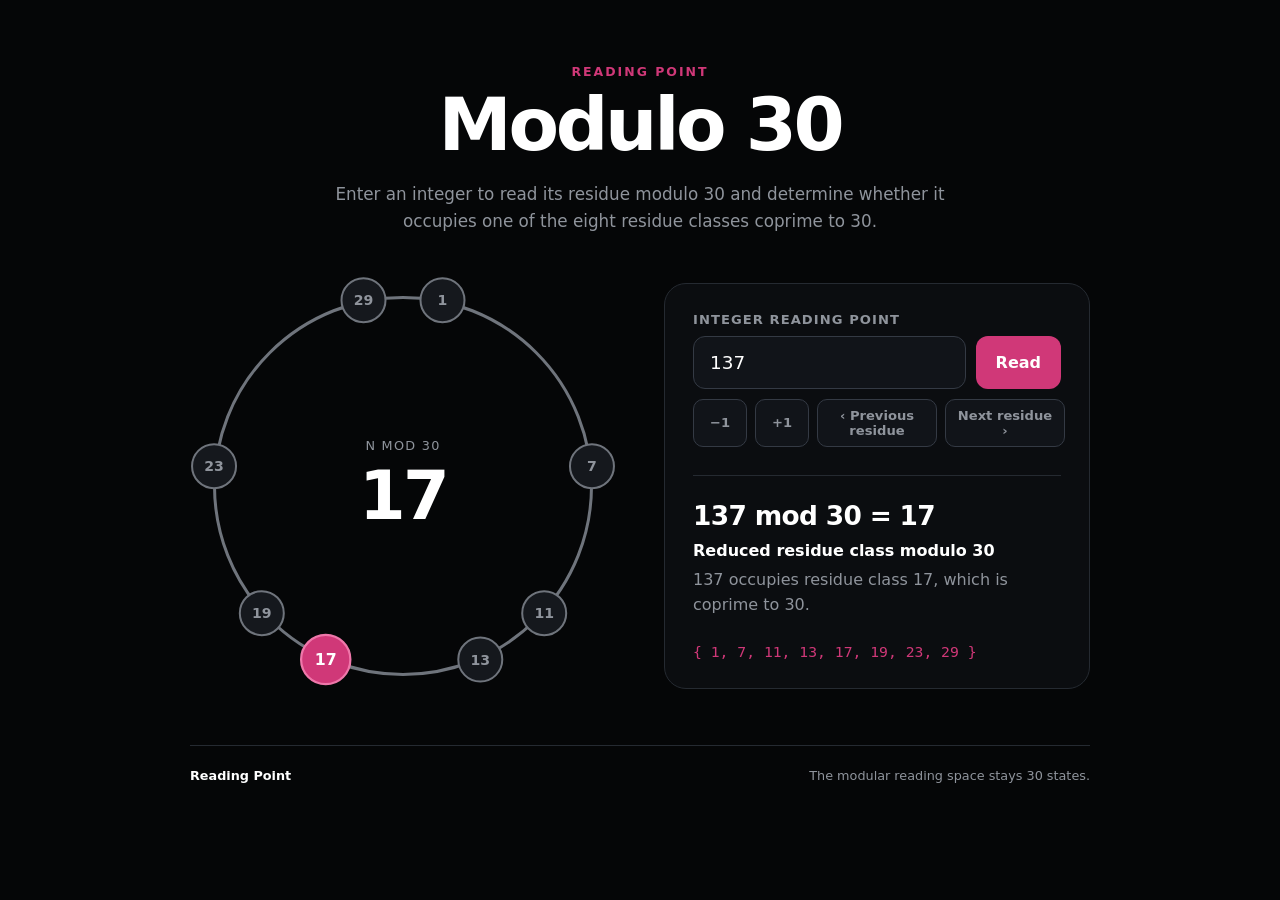
<file: app/mod30/index.html>
<!doctype html>
<html lang="en">
<head>
  <meta charset="utf-8" />
  <meta name="viewport" content="width=device-width, initial-scale=1" />

  <title>Modulo 30 Reading Point</title>

  <meta
    name="description"
    content="Explore the 30-state modular reading space and the eight reduced residue classes modulo 30."
  />

  <style>
    :root {
      /* Reading Point brand */
      --rp-black: #050607;
      --rp-white: #ffffff;
      --rp-gray: #8f949c;
      --rp-gray-dark: #6f747c;
      --rp-pink: #d03878;
      --rp-blue: #367bf5;

      /* Operational indicators */
      --rp-red: #e53935;
      --rp-yellow: #fbc02d;
      --rp-green: #2ead62;

      /* Interface */
      --background: var(--rp-black);
      --foreground: var(--rp-white);
      --muted: var(--rp-gray);
      --structure: var(--rp-gray-dark);
      --accent: var(--rp-pink);

      /* Wheel geometry */
      --wheel-radius: 190px;
    }

    * {
      box-sizing: border-box;
    }

    body {
      margin: 0;
      min-height: 100vh;

      background: var(--background);
      color: var(--foreground);

      font-family:
        Inter,
        ui-sans-serif,
        system-ui,
        -apple-system,
        BlinkMacSystemFont,
        "Segoe UI",
        sans-serif;
    }

    main {
      width: min(900px, calc(100% - 32px));
      margin: 0 auto;
      padding: 64px 0 48px;
    }

    header {
      text-align: center;
      margin-bottom: 48px;
    }

    .eyebrow {
      margin: 0 0 10px;
      color: var(--accent);
      font-size: 0.78rem;
      font-weight: 700;
      letter-spacing: 0.16em;
      text-transform: uppercase;
    }

    h1 {
      margin: 0;
      font-size: clamp(2.2rem, 7vw, 4.6rem);
      line-height: 0.98;
      letter-spacing: -0.045em;
    }

    .intro {
      max-width: 650px;
      margin: 20px auto 0;
      color: var(--muted);
      font-size: 1.05rem;
      line-height: 1.6;
    }

    .instrument {
      display: grid;
      grid-template-columns:
        minmax(280px, 1fr)
        minmax(280px, 1fr);

      gap: 48px;
      align-items: center;
    }

    .wheel-wrap {
      display: flex;
      justify-content: center;
      align-items: center;
    }

    .wheel {
      position: relative;
      width: min(380px, 82vw);
      aspect-ratio: 1;
      border: 3px solid var(--structure);
      border-radius: 50%;
    }

    .point {
      --angle: 0deg;

      position: absolute;
      top: 50%;
      left: 50%;

      width: 46px;
      height: 46px;
      margin: -23px;

      border: 2px solid var(--structure);
      border-radius: 50%;

      background: #15181d;
      color: var(--muted);

      display: grid;
      place-items: center;

      font-size: 0.88rem;
      font-weight: 750;

      transform:
        rotate(var(--angle))
        translateY(calc(-1 * var(--wheel-radius)))
        rotate(calc(-1 * var(--angle)));

      transition:
        background 160ms ease,
        color 160ms ease,
        border-color 160ms ease,
        transform 160ms ease;
    }

    .point.active {
      background: var(--accent);
      border-color: #ef77aa;
      color: var(--rp-white);

      transform:
        rotate(var(--angle))
        translateY(calc(-1 * var(--wheel-radius)))
        rotate(calc(-1 * var(--angle)))
        scale(1.12);
    }

    .minor-point {
      --angle: 0deg;

      position: absolute;
      top: 50%;
      left: 50%;

      width: 22px;
      height: 22px;
      margin: -11px;

      border-radius: 50%;

      background: var(--rp-gray);
      border: 2px solid #b5bac1;

      transform:
        rotate(var(--angle))
        translateY(calc(-1 * var(--wheel-radius)))
        rotate(calc(-1 * var(--angle)));

      transition:
        transform 160ms ease,
        opacity 160ms ease;

      z-index: 3;
    }

    .minor-point.hidden {
      opacity: 0;
      pointer-events: none;
    }

    .wheel-center {
      position: absolute;
      inset: 25%;

      display: flex;
      flex-direction: column;
      justify-content: center;

      text-align: center;
    }

    .center-label {
      color: var(--muted);
      font-size: 0.8rem;
      letter-spacing: 0.1em;
      text-transform: uppercase;
    }

    .center-value {
      margin-top: 4px;
      font-size: clamp(2.3rem, 8vw, 4.2rem);
      font-weight: 800;
      letter-spacing: -0.04em;
    }

    .panel {
      padding: 28px;
      border: 1px solid #252a31;
      border-radius: 22px;
      background: #0b0d10;
    }

    label {
      display: block;
      margin-bottom: 9px;
      color: var(--muted);
      font-size: 0.82rem;
      font-weight: 700;
      letter-spacing: 0.08em;
      text-transform: uppercase;
    }

    .input-row {
      display: flex;
      gap: 10px;
    }

    input {
      min-width: 0;
      width: 100%;

      padding: 15px 16px;

      border: 1px solid #343a44;
      border-radius: 12px;
      outline: none;

      background: #111419;
      color: var(--foreground);

      font: inherit;
      font-size: 1.15rem;
    }

    input:focus {
      border-color: var(--accent);
    }

    button {
      padding: 0 20px;

      border: 0;
      border-radius: 12px;

      cursor: pointer;

      background: var(--accent);
      color: var(--rp-white);

      font: inherit;
      font-weight: 750;
    }

    .nav-row {
      display: grid;
      grid-template-columns:
        minmax(54px, 0.8fr)
        minmax(54px, 0.8fr)
        minmax(120px, 1.7fr)
        minmax(120px, 1.7fr);

      gap: 8px;
      margin-top: 10px;
    }

    .nav-button {
      min-height: 38px;
      padding: 8px 10px;

      border: 1px solid #343a44;
      border-radius: 10px;

      background: #111419;
      color: var(--muted);

      font-size: 0.82rem;
      font-weight: 700;

      transition:
        border-color 140ms ease,
        color 140ms ease,
        background 140ms ease;
    }

    .nav-button:hover,
    .nav-button:focus-visible {
      border-color: var(--accent);
      color: var(--foreground);
      background: #171a20;
    }

    .result {
      margin-top: 28px;
      padding-top: 24px;
      border-top: 1px solid #252a31;
    }

    .equation {
      margin: 0 0 10px;
      font-size: 1.65rem;
      font-weight: 750;
      letter-spacing: -0.025em;
    }

    .status {
      margin: 0 0 8px;
      font-weight: 700;
    }

    .detail {
      margin: 0;
      color: var(--muted);
      line-height: 1.55;
    }

    .residue-set {
      margin-top: 26px;

      color: var(--accent);

      font-family:
        ui-monospace,
        SFMono-Regular,
        Menlo,
        Monaco,
        monospace;

      font-size: 0.92rem;
    }

    footer {
      margin-top: 56px;
      padding-top: 22px;

      border-top: 1px solid #252a31;

      display: flex;
      justify-content: space-between;
      gap: 20px;

      color: var(--muted);

      font-size: 0.8rem;
    }

    footer strong {
      color: var(--foreground);
      font-weight: 650;
    }

    @media (max-width: 760px) {
      :root {
        --wheel-radius: min(170px, 39vw);
      }

      main {
        padding-top: 38px;
      }

      .instrument {
        grid-template-columns: 1fr;
        gap: 38px;
      }

      .wheel {
        width: min(340px, 78vw);
      }

      .nav-row {
        grid-template-columns: 1fr 1fr;
      }
    }
  </style>
</head>

<body>
  <main>

    <header>
      <p class="eyebrow">Reading Point</p>

      <h1>Modulo 30</h1>

      <p class="intro">
        Enter an integer to read its residue modulo 30 and determine whether
        it occupies one of the eight residue classes coprime to 30.
      </p>
    </header>

    <section class="instrument">

      <div class="wheel-wrap">

        <div
          class="wheel"
          aria-label="Modulo 30 reading space with eight reduced residue classes"
        >

          <div
            class="point"
            data-residue="1"
            style="--angle: 12deg"
          >
            1
          </div>

          <div
            class="point"
            data-residue="7"
            style="--angle: 84deg"
          >
            7
          </div>

          <div
            class="point"
            data-residue="11"
            style="--angle: 132deg"
          >
            11
          </div>

          <div
            class="point"
            data-residue="13"
            style="--angle: 156deg"
          >
            13
          </div>

          <div
            class="point"
            data-residue="17"
            style="--angle: 204deg"
          >
            17
          </div>

          <div
            class="point"
            data-residue="19"
            style="--angle: 228deg"
          >
            19
          </div>

          <div
            class="point"
            data-residue="23"
            style="--angle: 276deg"
          >
            23
          </div>

          <div
            class="point"
            data-residue="29"
            style="--angle: 348deg"
          >
            29
          </div>

          <div
            class="minor-point hidden"
            id="minorPoint"
            aria-hidden="true"
          ></div>

          <div class="wheel-center">
            <span class="center-label">
              n mod 30
            </span>

            <span
              class="center-value"
              id="centerValue"
            >
              —
            </span>
          </div>

        </div>
      </div>

      <div class="panel">

        <form id="readerForm">

          <label for="integer">
            Integer reading point
          </label>

          <div class="input-row">

            <input
              id="integer"
              name="integer"
              type="number"
              step="1"
              value="137"
              inputmode="numeric"
              required
            />

            <button type="submit">
              Read
            </button>

          </div>

          <div class="nav-row">
            <button
              class="nav-button"
              id="minusOne"
              type="button"
              aria-label="Subtract one"
            >
              −1
            </button>

            <button
              class="nav-button"
              id="plusOne"
              type="button"
              aria-label="Add one"
            >
              +1
            </button>

            <button
              class="nav-button"
              id="previousResidue"
              type="button"
            >
              ‹ Previous residue
            </button>

            <button
              class="nav-button"
              id="nextResidue"
              type="button"
            >
              Next residue ›
            </button>
          </div>

        </form>

        <div
          class="result"
          aria-live="polite"
        >

          <p
            class="equation"
            id="equation"
          >
            137 mod 30 = 17
          </p>

          <p
            class="status"
            id="status"
          >
            Reduced residue class modulo 30
          </p>

          <p
            class="detail"
            id="detail"
          >
            137 occupies residue class 17, which is coprime to 30.
          </p>

        </div>

        <div class="residue-set">
          { 1, 7, 11, 13, 17, 19, 23, 29 }
        </div>

      </div>

    </section>

    <footer>
      <strong>Reading Point</strong>

      <span>
        The modular reading space stays 30 states.
      </span>
    </footer>

  </main>

  <script>
    const residues = new Set([
      1,
      7,
      11,
      13,
      17,
      19,
      23,
      29
    ]);

    const form =
      document.getElementById("readerForm");

    const input =
      document.getElementById("integer");

    const centerValue =
      document.getElementById("centerValue");

    const equation =
      document.getElementById("equation");

    const status =
      document.getElementById("status");

    const detail =
      document.getElementById("detail");

    const points =
      document.querySelectorAll(".point");

    const minorPoint =
      document.getElementById("minorPoint");

    const minusOne =
      document.getElementById("minusOne");

    const plusOne =
      document.getElementById("plusOne");

    const previousResidue =
      document.getElementById("previousResidue");

    const nextResidue =
      document.getElementById("nextResidue");


    function modulo30(n) {
      return ((n % 30) + 30) % 30;
    }


    function residueAngle(residue) {
      return residue * 12;
    }


    function currentInteger() {
      const value = Number(input.value);

      return Number.isInteger(value)
        ? value
        : null;
    }


    function setInteger(n) {
      input.value = n;
      readInteger(n);
    }


    function readInteger(n) {

      const residue = modulo30(n);

      const isReducedResidue =
        residues.has(residue);


      centerValue.textContent =
        residue;

      equation.textContent =
        `${n} mod 30 = ${residue}`;


      points.forEach((point) => {

        const pointResidue =
          Number(point.dataset.residue);

        point.classList.toggle(
          "active",
          pointResidue === residue
        );

      });


      if (isReducedResidue) {

        minorPoint.classList.add("hidden");

        minorPoint.setAttribute(
          "aria-hidden",
          "true"
        );

      } else {

        const angle =
          residueAngle(residue);

        minorPoint.style.setProperty(
          "--angle",
          `${angle}deg`
        );

        minorPoint.classList.remove("hidden");

        minorPoint.setAttribute(
          "aria-hidden",
          "false"
        );

        minorPoint.setAttribute(
          "aria-label",
          `Residue ${residue}`
        );

      }


      if (isReducedResidue) {

        status.textContent =
          "Reduced residue class modulo 30";

        detail.textContent =
          `${n} occupies residue class ${residue}, which is coprime to 30.`;

      } else {

        status.textContent =
          "Outside the reduced residue classes";

        detail.textContent =
          `${n} occupies residue class ${residue}, which shares a factor with 30.`;

      }
    }


    function findNextResidue(n) {
      let candidate = n + 1;

      while (!residues.has(modulo30(candidate))) {
        candidate += 1;
      }

      return candidate;
    }


    function findPreviousResidue(n) {
      let candidate = n - 1;

      while (!residues.has(modulo30(candidate))) {
        candidate -= 1;
      }

      return candidate;
    }


    form.addEventListener(
      "submit",
      (event) => {

        event.preventDefault();

        const value =
          currentInteger();

        if (value === null) {

          status.textContent =
            "Enter an integer";

          detail.textContent =
            "Modulo 30 is evaluated here for integer reading points.";

          return;
        }

        readInteger(value);
      }
    );


    minusOne.addEventListener(
      "click",
      () => {

        const value =
          currentInteger();

        if (value === null) {
          return;
        }

        setInteger(value - 1);
      }
    );


    plusOne.addEventListener(
      "click",
      () => {

        const value =
          currentInteger();

        if (value === null) {
          return;
        }

        setInteger(value + 1);
      }
    );


    previousResidue.addEventListener(
      "click",
      () => {

        const value =
          currentInteger();

        if (value === null) {
          return;
        }

        setInteger(
          findPreviousResidue(value)
        );
      }
    );


    nextResidue.addEventListener(
      "click",
      () => {

        const value =
          currentInteger();

        if (value === null) {
          return;
        }

        setInteger(
          findNextResidue(value)
        );
      }
    );


    readInteger(137);
  </script>

</body>
</html>
</file>
